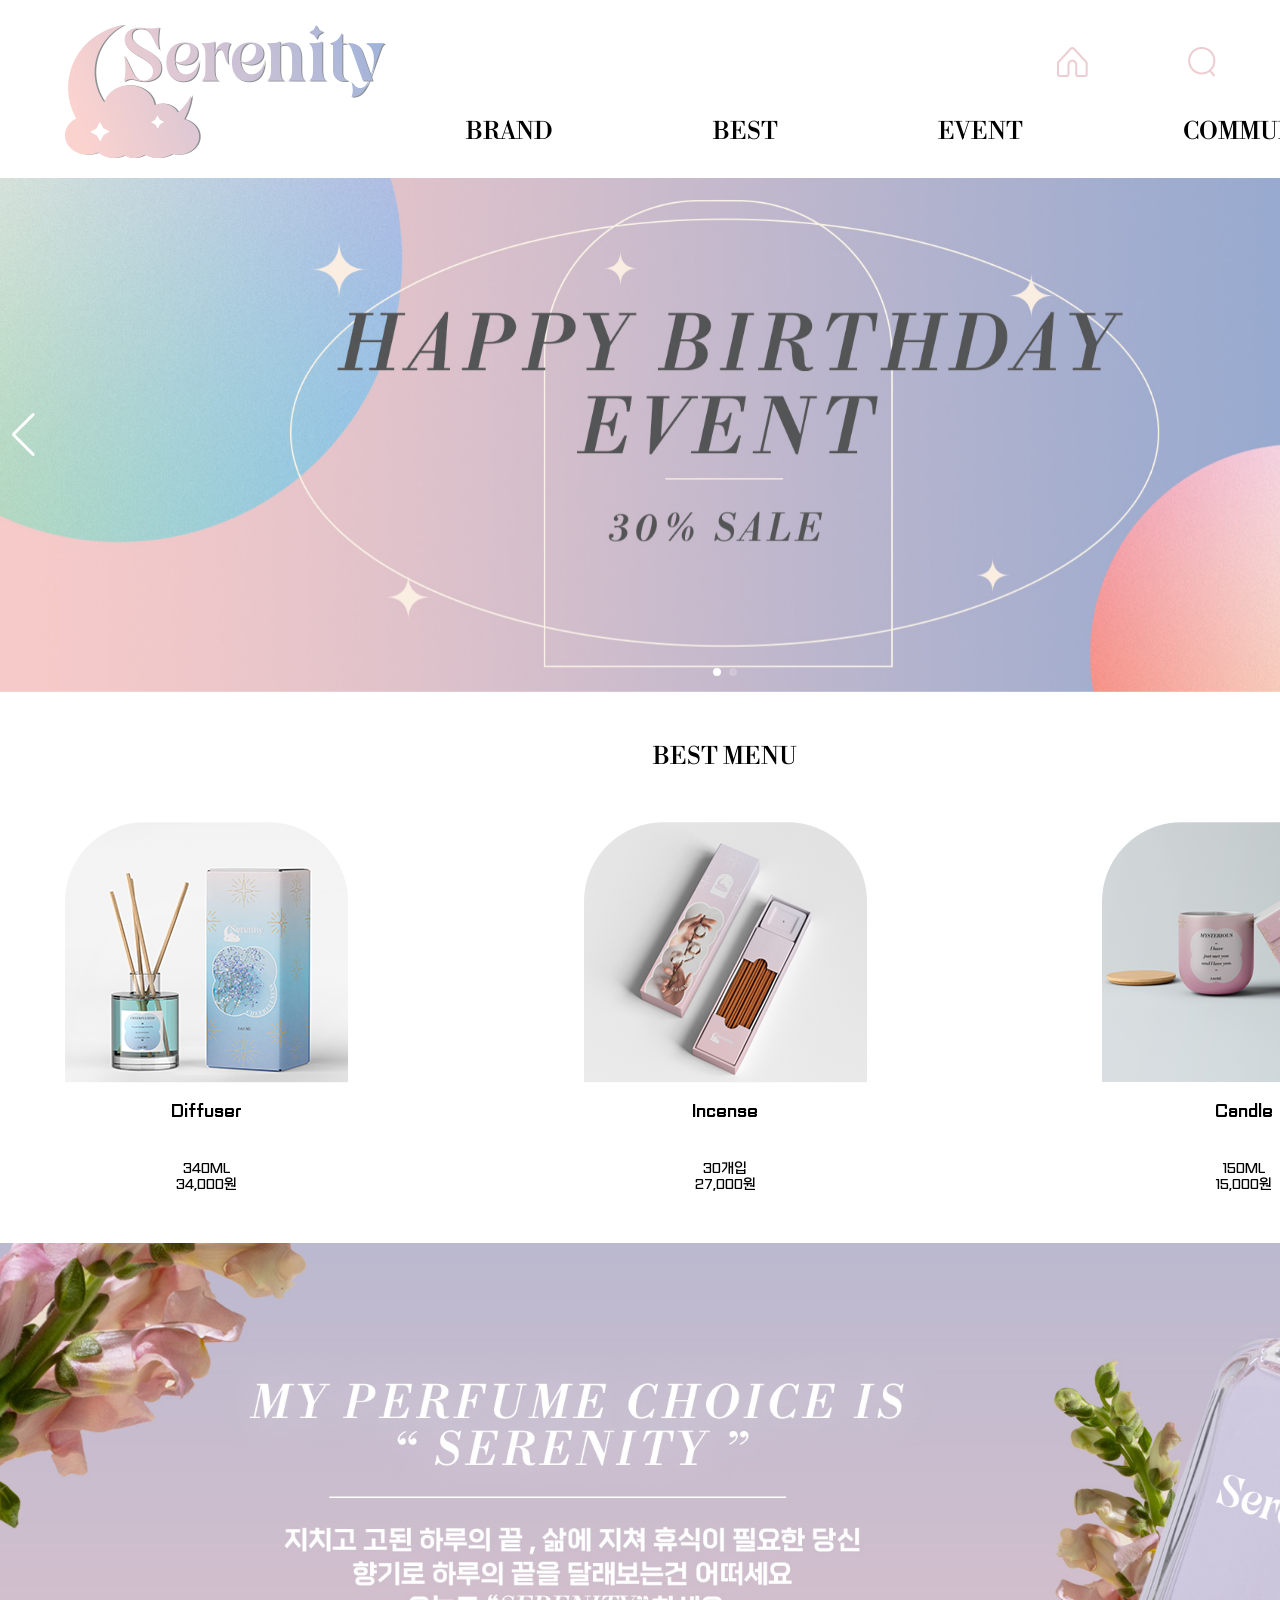
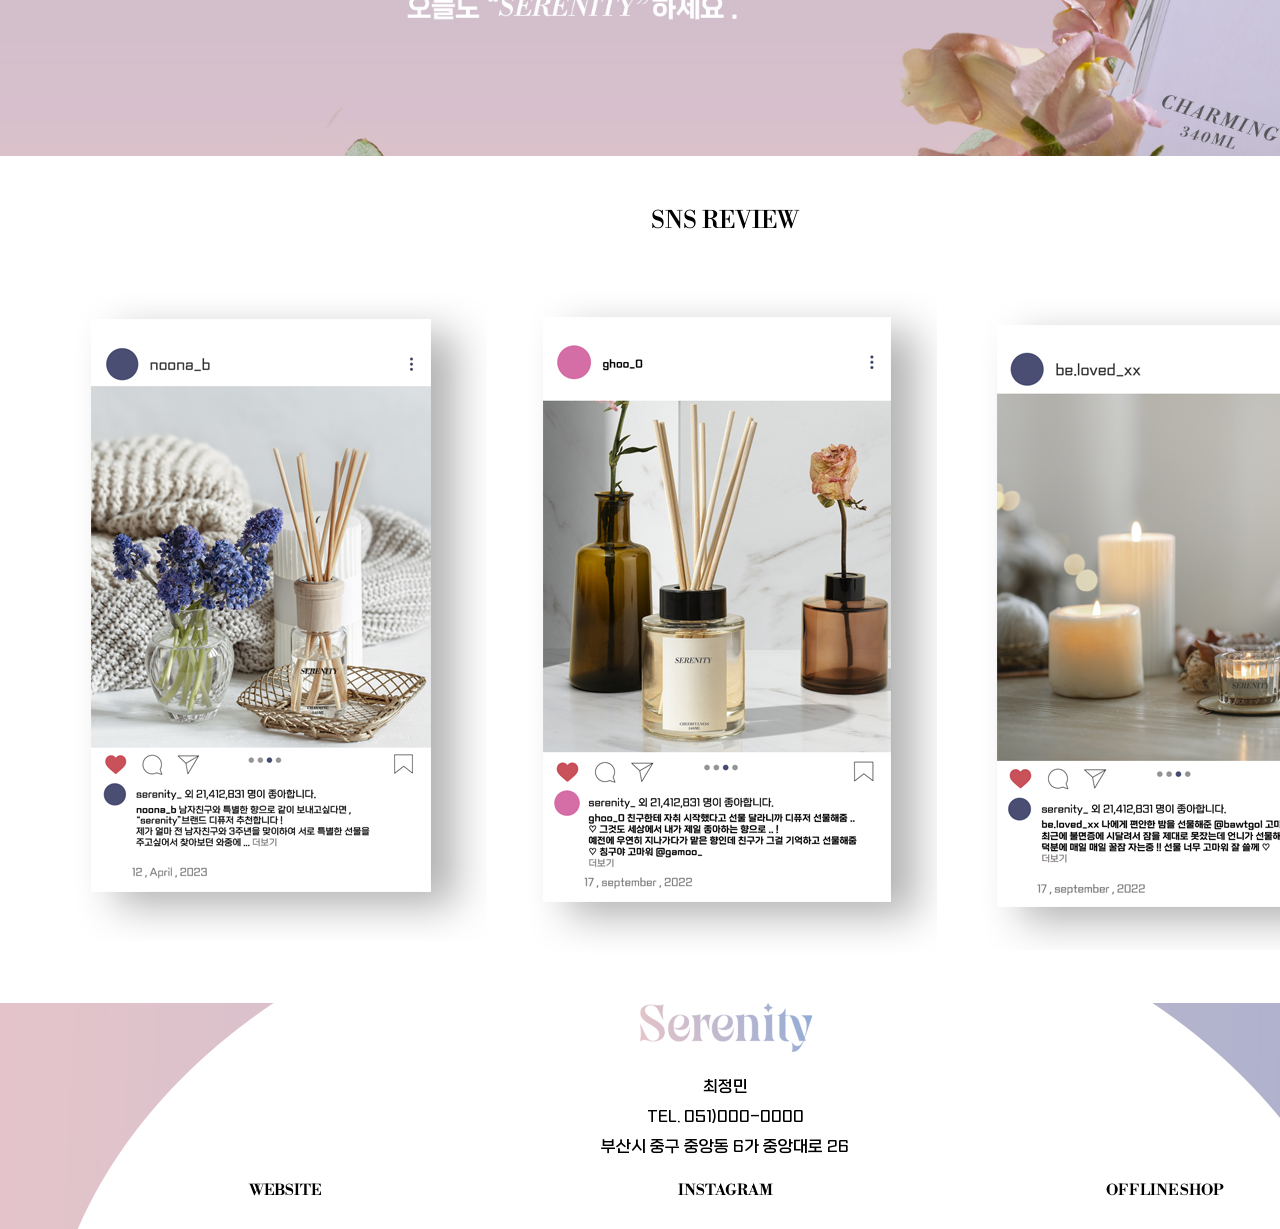
<file: index.html>
<!DOCTYPE html>
<html lang="ko">

<head>
    <meta charset="UTF-8">
    <meta name="viewport" content="width=1450">
    <title>세레니티</title>
    <!-- Link Swiper's CSS -->
    <link rel="stylesheet" href="https://cdn.jsdelivr.net/npm/swiper@10/swiper-bundle.min.css" />
    <link rel="preconnect" href="https://fonts.googleapis.com">
    <link rel="preconnect" href="https://fonts.gstatic.com" crossorigin>
    <link href="https://fonts.googleapis.com/css2?family=Libre+Bodoni:ital,wght@1,700&display=swap" rel="stylesheet">
    <link rel="stylesheet" href="./font/stylesheet.css">


    <link rel="stylesheet" href="./css/style.css">
    <link rel="shortcut icon" href="./favicon/favicon.png" type="image/x-icon">

</head>

<body>
    <div id="header">
        <!--가운데정렬-->
        <h1 class="logo">
            <a href="#"><img src="./logo/logo.png" alt="로고이미지"></a>
        </h1>
        <div id="header_inner"> <!--header_inner-->
            <div id="icon">
                <ul id="btn">
                    <li> <a href="#">
                            <img src="./icon/icon_1.png" alt="아이콘1">
                        </a>
                    </li>
                    <li> <a href="#"> <img src="./icon/icon_2.png" alt="아이콘2"> </a></li>
                    <li> <a href="#"> <img src="./icon/icon_3.png" alt="아이콘3"></a></li>
                </ul>
            </div>
            <div id="header_menu">
                <ul id="gnb">
                    <li><a href="#"> BRAND </a></li>
                    <li><a href="#"> BEST </a></li>
                    <li><a href="#"> EVENT </a></li>
                    <li><a href="#"> COMMUNITY </a></li>
                </ul>
            </div>
        </div><!--heqder_inner-->
    </div> <!--header-->

    <!-- Swiper -->
    <div class="swiper banner">
        <div class="swiper-wrapper">
            <div class="swiper-slide">
                <img src="./main_banner/hbdevent.jpg" alt="메인배너">
            </div>
            <div class="swiper-slide">
                <img src="./main_banner/openevent.jpg" alt="오픈이벤트">
            </div>
        </div>
        <div class="swiper-button-next"></div>
        <div class="swiper-button-prev"></div>
        <div class="swiper-pagination"></div>
    </div>
    <div id="menu">
        <p class="menu_text">
            BEST MENU
        </p>
        <ul id="menu_inner">
            <li> <a href="#">
                    <img src="./menu/menu_diffuser.png" alt="diffuser">
                </a>
                <p class="mainmenu"> Diffuser</p>
                <p class="submenu">
                    340ML <br>
                    34,000원
                </p>
            </li>
            <li> <a href="#">
                    <img src="./menu/menu_incense.png" alt="incense">
                </a>
                <p class="mainmenu"> Incense </p>
                <p class="submenu">
                    30개입 <br>
                    27,000원
                </p>
            </li>
            <li> <a href="#">
                    <img src="./menu/menu_candle.png" alt="candle">
                </a>
                <p class="mainmenu"> Candle</p>
                <p class="submenu">
                    150ML <br>
                    15,000원
                </p>
            </li>
        </ul>
    </div><!--menu-->

    <div id="bn_img">
        <img src="./main_banner/brand_banner.jpg" alt="brand_banner">
    </div>

    <div id="review">
        <p class="review_text"> SNS REVIEW</p>
        <ul id="ganzi">
            <li>
                <a href="#">
                    <img src="./review/diffuser_1.png" alt="review1">
                </a>
            </li>
            <li>
                <a href="#">
                    <img src="./review/diffuser_2.png" alt="review2">
                </a>
            </li>
            <li>
                <a href="#">
                    <img src="./review/candle1.png" alt="review3">
                </a>
            </li>
        </ul>
    </div><!--review-->

    <div id="footer">
        <p>
            <img src="./footer/footer_logo.jpg" alt=" 푸터로고">
        </p>
        <ul id="footer_inner">
            <li><a href="#"> 최정민 </a></li>
            <li> <a href="#"> TEL. 051)000-0000</a> </li>
            <li> <a href="#"> 부산시 중구 중앙동 6가 중앙대로 26
        </ul><!--footer_inner-->
        <ul id="footer_text">
            <li> <a href="#"> WEBSITE </a></li>
            <li> <a href="#"> INSTAGRAM </a></li>
            <li> <a href="#"> OFFLINE SHOP </a></li>
        </ul><!--footer_text-->
    </div><!--footer-->
    <!-- Swiper JS -->
    <script src="https://cdn.jsdelivr.net/npm/swiper@10/swiper-bundle.min.js"></script>

    <!-- Initialize Swiper -->
    <script>
        var swiper = new Swiper(".banner", {
            spaceBetween: 30,
            centeredSlides: true,
            autoplay: {
                delay: 2500,
                disableOnInteraction: false,
            },
            pagination: {
                el: ".swiper-pagination",
                clickable: true,
            },
            navigation: {
                nextEl: ".swiper-button-next",
                prevEl: ".swiper-button-prev",
            },
            loop: true,
        });
    </script>
</body>

</html>
</file>
<file: font/stylesheet.css>
@font-face {
    font-family: 'esamanru_light';
    src: url('GongGothicOTFBold.eot');
    src: url('GongGothicOTFBold.eot?#iefix') format('embedded-opentype'),
        url('GongGothicOTFBold.woff2') format('woff2'),
        url('GongGothicOTFBold.woff') format('woff');
    font-weight: bold;
    font-style: normal;
    font-display: swap;
}

@font-face {
    font-family: 'esamanru_medium';
    src: url('GongGothicOTFLight.eot');
    src: url('GongGothicOTFLight.eot?#iefix') format('embedded-opentype'),
        url('GongGothicOTFLight.woff2') format('woff2'),
        url('GongGothicOTFLight.woff') format('woff');
    font-weight: 300;
    font-style: normal;
    font-display: swap;
}

@font-face {
    font-family: 'esamanru_bold';
    src: url('GongGothicOTFMedium.eot');
    src: url('GongGothicOTFMedium.eot?#iefix') format('embedded-opentype'),
        url('GongGothicOTFMedium.woff2') format('woff2'),
        url('GongGothicOTFMedium.woff') format('woff');
    font-weight: 500;
    font-style: normal;
    font-display: swap;
}
</file>
<file: css/style.css>
* {
    padding: 0;
    margin: 0;
}

a {
    text-decoration: none;
    color: #000;
}

ul,
ol {
    list-style: none;
}

img,
video,
iframe {
    vertical-align: middle;
}

body {
    font-family: 'Libre Bodoni', serif;
    font-size: 24px;
    line-height: 30px;
    color: #000;
    min-width: 1450px;
}

#header {
    width: 1320px;
    margin: 0 auto;
    display: flex;
    justify-content: space-between;
    padding-top: 25px;
    padding-bottom: 20px;
}


#icon {
    padding: 20px;
}

#btn {
    display: flex;
    justify-content: flex-end;
}

#btn li {
    padding: 0 50px;
    padding-bottom: 20px;
}


#gnb {
    display: flex;
    justify-content: flex-end;

}

#gnb li {
    padding: 0 80px;
}

#menu {
    width: 1320px;
    margin: 0 auto;
    padding-bottom: 30px;
}

#menu_inner {
    justify-content: space-between;
}


#menu_inner li {
    text-align: center;
    font-size: 18px;

}

#menu_inner li p {
    padding: 20px;
}

.mainmenu {
    font-family: 'esamanru_bold';
    font-size: 16px;
    line-height: 18px;
}

.submenu {
    font-family: 'esamanru_medium';
    font-size: 14px;
    line-height: 16px;
}

.menu_text,
.review_text {
    text-align: center;
    padding-top: 50px;
    padding-bottom: 50px;
}

#menu ul {
    display: flex;
}

#bn_img img {
    width: 100%;
}

.swiper-button-next,
.swiper-button-prev {
    color: #fff;
}

.swiper-pagination span {
    background-color: #fff;
}

.banner img {
    width: 100%;
}

#review {
    width: 1320px;
    margin: 0 auto;
    padding-bottom: 50px;
}

#ganzi {
    display: flex;
    justify-content: space-between;
}

#footer {
    background: url(../footer/footer_img.jpg) no-repeat center;
    padding-bottom: 30px
}

#footer p {
    text-align: center;
    border-bottom: 30px;
}

#footer_inner {
    width: 1320px;
    margin: 0 auto;
    font-family: 'esamanru_medium';
    font-size: 16px;
    text-align: center;
    padding: 20px;
}

#footer_text {
    width: 1320px;
    margin: 0 auto;
    font-size: 15px;
    line-height: 17px;
    font-weight: bold;
    display: flex;
    justify-content: space-between;
}

#footer_text li {
    width: 33.33%;
    text-align: center;
}
</file>
